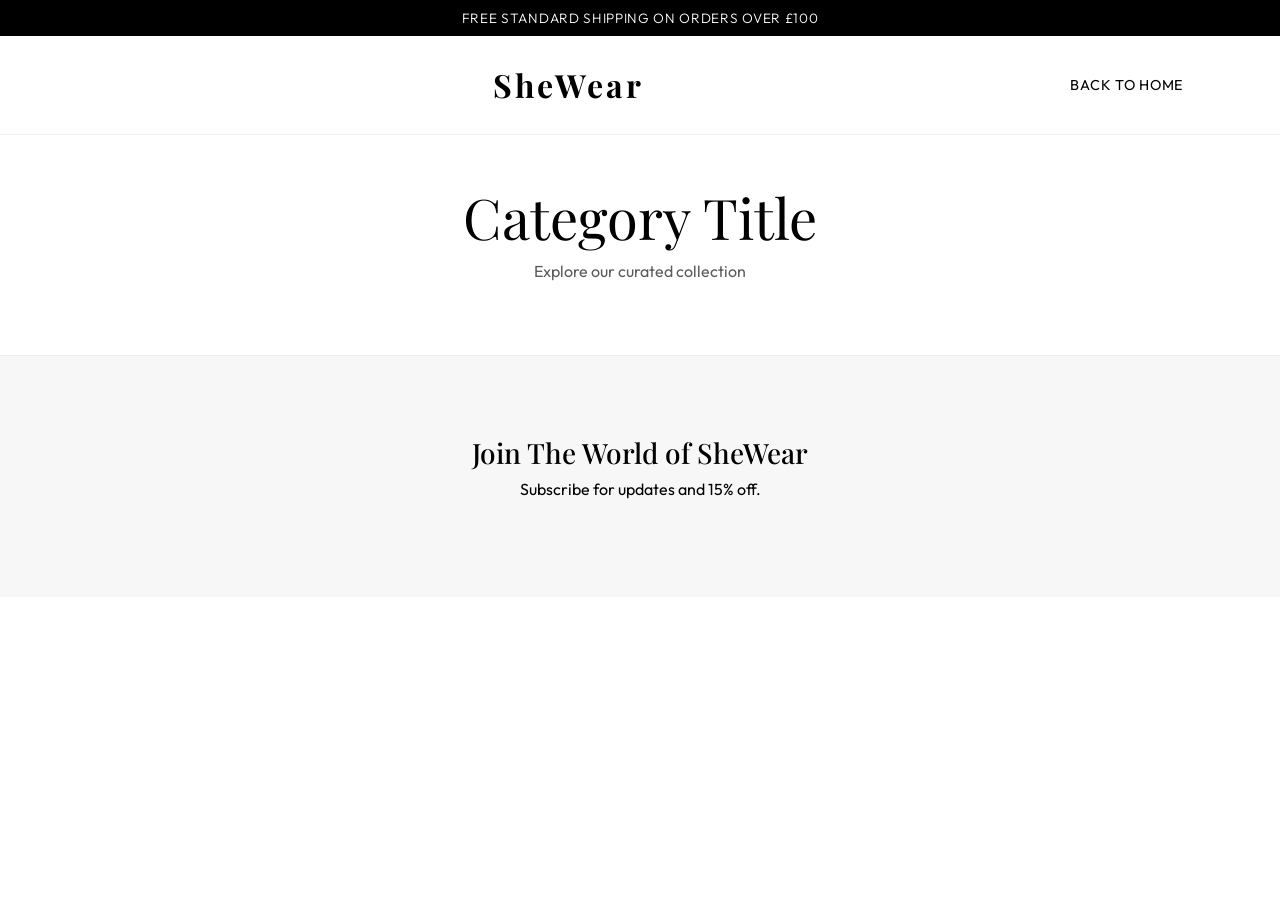
<file: category-template.html>
<!DOCTYPE html>
<html lang="en">

<head>
    <meta charset="UTF-8">
    <meta name="viewport" content="width=device-width, initial-scale=1.0">
    <title>Category Name | SheWear</title>
    <!-- Bootstrap CSS -->
    <link href="https://cdn.jsdelivr.net/npm/bootstrap@5.3.0/dist/css/bootstrap.min.css" rel="stylesheet">
    <link rel="stylesheet" href="https://cdnjs.cloudflare.com/ajax/libs/font-awesome/6.4.0/css/all.min.css">
    <link rel="stylesheet" href="style.css">
</head>

<body>
    <div class="announcement-bar"> FREE STANDARD SHIPPING ON ORDERS OVER £100 </div>

    <nav class="navbar navbar-expand-lg sticky-top">
        <div class="container">
            <a class="navbar-brand mx-auto" href="index.html">SheWear</a>
            <div class="nav-icons d-flex align-items-center">
                <a href="index.html" class="nav-link px-2">Back to Home</a>
            </div>
        </div>
    </nav>

    <header class="container my-5 text-center">
        <h1 class="display-4" id="cat-title">Category Title</h1>
        <p class="text-muted">Explore our curated collection</p>
    </header>

    <section class="container mb-5">
        <div class="row g-4" id="category-gallery">
        </div>
    </section>

    <footer class="newsletter-section text-center">
        <div class="container">
            <h3>Join The World of SheWear</h3>
            <p>Subscribe for updates and 15% off.</p>
        </div>
    </footer>

    <script src="https://cdn.jsdelivr.net/npm/bootstrap@5.3.0/dist/js/bootstrap.bundle.min.js"></script>
</body>

</html>
</file>
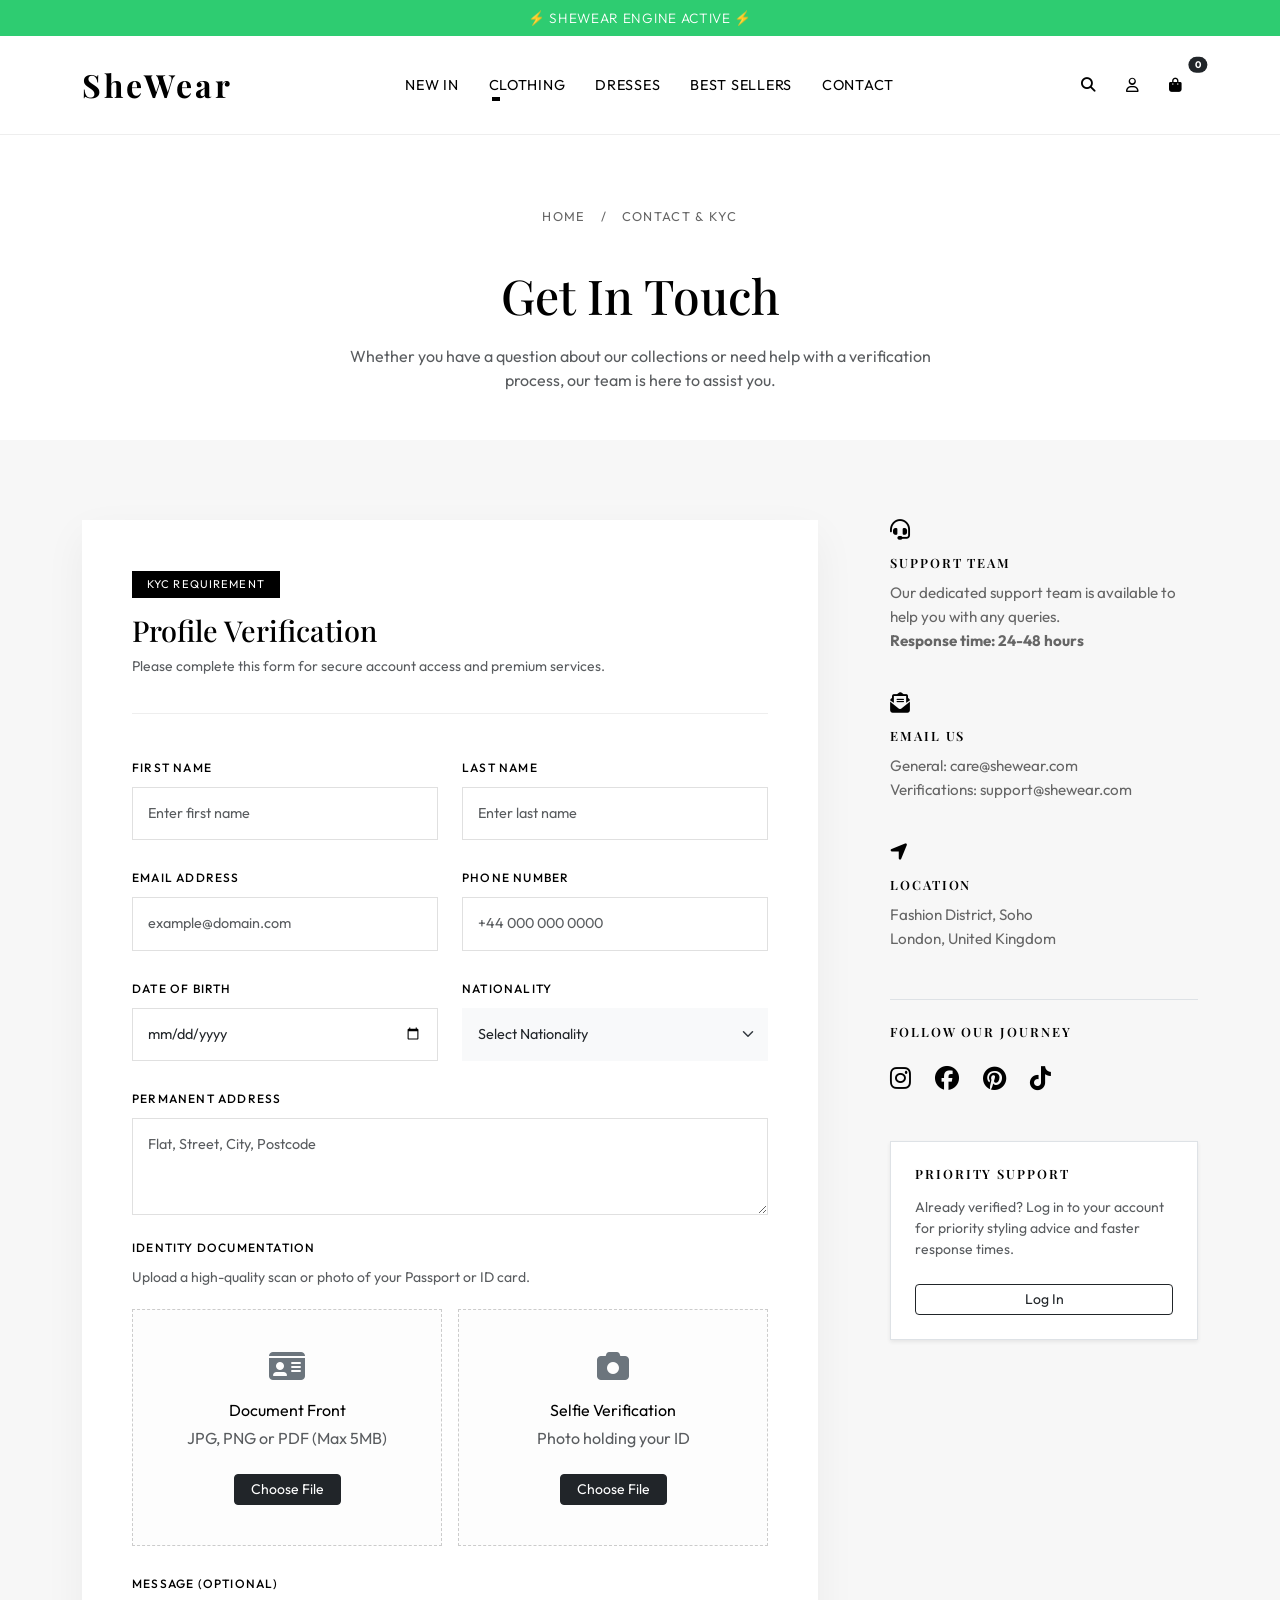
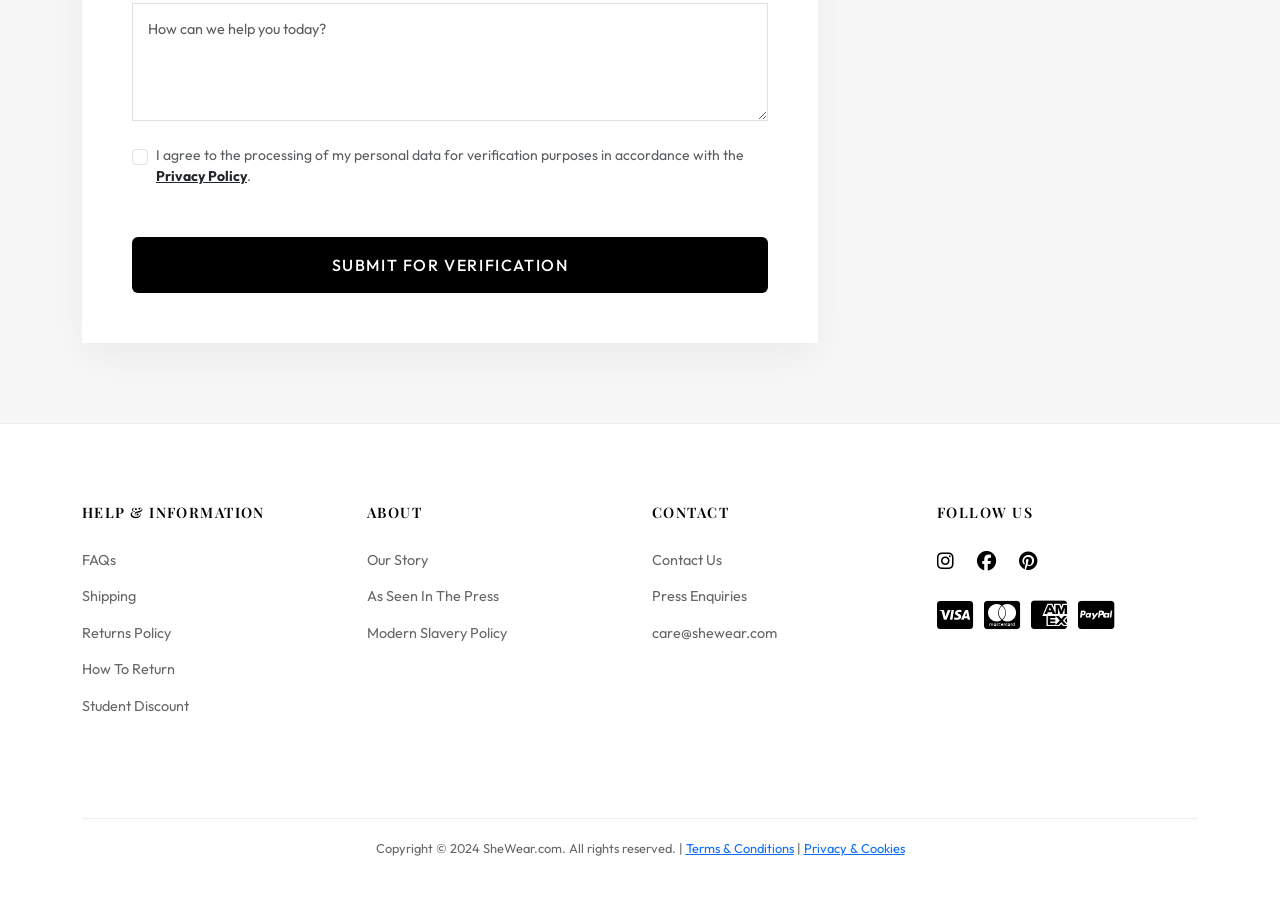
<file: contact.html>
<!DOCTYPE html>
<html lang="en">

<head>
    <meta charset="UTF-8">
    <meta name="viewport" content="width=device-width, initial-scale=1.0">
    <title>Contact & KYC | SheWear</title>
    <!-- Bootstrap CSS -->
    <link href="https://cdn.jsdelivr.net/npm/bootstrap@5.3.0/dist/css/bootstrap.min.css" rel="stylesheet">
    <!-- Font Awesome for Icons -->
    <link rel="stylesheet" href="https://cdnjs.cloudflare.com/ajax/libs/font-awesome/6.4.0/css/all.min.css">
    <!-- Custom CSS -->
    <link rel="stylesheet" href="style.css">
    <style>
        .kyc-section {
            padding: 80px 0;
            background-color: var(--accent-color);
        }

        .contact-card {
            border: none;
            box-shadow: 0 15px 40px rgba(0, 0, 0, 0.05);
            padding: 50px;
            background: white;
            border-radius: 0;
        }

        .section-title {
            font-family: 'Playfair Display', serif;
            font-size: 3rem;
            margin-bottom: 20px;
            text-align: center;
        }

        .form-label {
            font-weight: 500;
            text-transform: uppercase;
            font-size: 0.75rem;
            letter-spacing: 0.1em;
            color: var(--primary-color);
            margin-bottom: 10px;
        }

        .form-control {
            border-radius: 0;
            border: 1px solid #e0e0e0;
            padding: 15px;
            font-size: 0.9rem;
            transition: var(--transition-smooth);
        }

        .form-control:focus {
            border-color: var(--primary-color);
            box-shadow: none;
            background-color: #fafafa;
        }

        .kyc-upload-box {
            border: 1px dashed #ccc;
            padding: 40px 20px;
            text-align: center;
            cursor: pointer;
            transition: var(--transition-smooth);
            background: #fdfdfd;
            margin-top: 5px;
        }

        .kyc-upload-box:hover {
            border-color: var(--primary-color);
            background: #f8f8f8;
        }

        .contact-info-item {
            margin-bottom: 40px;
        }

        .contact-info-item i {
            font-size: 1.25rem;
            margin-bottom: 15px;
            display: block;
            color: var(--primary-color);
        }

        .contact-info-title {
            font-weight: 600;
            text-transform: uppercase;
            font-size: 0.8rem;
            letter-spacing: 0.15em;
            margin-bottom: 10px;
        }

        .contact-info-text {
            color: var(--text-muted);
            font-size: 0.95rem;
            line-height: 1.6;
        }

        .kyc-header {
            border-bottom: 1px solid #eee;
            margin-bottom: 40px;
            padding-bottom: 20px;
        }

        .kyc-badge {
            display: inline-block;
            padding: 5px 15px;
            background: #000;
            color: #fff;
            font-size: 0.7rem;
            text-transform: uppercase;
            letter-spacing: 0.1em;
            margin-bottom: 15px;
        }

        .breadcrumb-luxury {
            display: flex;
            justify-content: center;
            list-style: none;
            padding: 0;
            margin-bottom: 40px;
        }

        .breadcrumb-luxury li {
            font-size: 0.8rem;
            text-transform: uppercase;
            letter-spacing: 0.1em;
            color: var(--text-muted);
        }

        .breadcrumb-luxury li::after {
            content: '/';
            margin: 0 15px;
        }

        .breadcrumb-luxury li:last-child::after {
            display: none;
        }

        .breadcrumb-luxury li a {
            color: var(--text-muted);
            text-decoration: none;
            transition: var(--transition-smooth);
        }

        .breadcrumb-luxury li a:hover {
            color: var(--primary-color);
        }
    </style>
</head>

<body>

    <!-- Announcement Bar -->
    <div class="announcement-bar">
        FREE STANDARD SHIPPING ON ORDERS OVER £100
    </div>

    <!-- Navigation -->
    <nav class="navbar navbar-expand-lg sticky-top">
        <div class="container">
            <button class="navbar-toggler" type="button" data-bs-toggle="collapse" data-bs-target="#navbarNav">
                <span class="navbar-toggler-icon"></span>
            </button>

            <a class="navbar-brand mx-auto" href="index.html">SheWear</a>

            <div class="collapse navbar-collapse justify-content-center" id="navbarNav">
                <ul class="navbar-nav">
                    <li class="nav-item"><a class="nav-link" href="#">New In</a></li>
                    <li class="nav-item dropdown">
                        <a class="nav-link dropdown-toggle" href="#" role="button"
                            data-bs-toggle="dropdown">Clothing</a>
                        <ul class="dropdown-menu border-0 shadow-sm p-3">
                            <li><a class="dropdown-item" href="dresses.html">Dresses</a></li>
                            <li><a class="dropdown-item" href="tops.html">Tops</a></li>
                            <li><a class="dropdown-item" href="skirts.html">Skirts</a></li>
                            <li><a class="dropdown-item" href="trousers.html">Trousers</a></li>
                            <li><a class="dropdown-item" href="knitwear.html">Knitwear</a></li>
                        </ul>
                    </li>
                    <li class="nav-item"><a class="nav-link" href="dresses.html">Dresses</a></li>
                    <li class="nav-item"><a class="nav-link" href="#">Best Sellers</a></li>
                    <li class="nav-item"><a class="nav-link active" href="contact.html">Contact</a></li>
                </ul>
            </div>

            <div class="nav-icons d-flex align-items-center">
                <a href="#" class="nav-link px-2"><i class="fa-solid fa-magnifying-glass"></i></a>
                <a href="#" class="nav-link px-2"><i class="fa-regular fa-user"></i></a>
                <a href="#" class="nav-link px-2 position-relative">
                    <i class="fa-solid fa-bag-shopping"></i>
                    <span class="position-absolute top-0 start-100 translate-middle badge rounded-pill bg-dark"
                        style="font-size: 0.6rem;">0</span>
                </a>
            </div>
        </div>
    </nav>

    <!-- Page Header -->
    <section class="container mt-5 pt-4">
        <ul class="breadcrumb-luxury">
            <li><a href="index.html">Home</a></li>
            <li>Contact & KYC</li>
        </ul>
        <h1 class="section-title">Get In Touch</h1>
        <p class="text-center text-muted mb-5 mx-auto" style="max-width: 600px;">Whether you have a question about our
            collections or need help with a verification process, our team is here to assist you.</p>
    </section>

    <!-- Main Content Section -->
    <section class="kyc-section">
        <div class="container">
            <div class="row">
                <!-- Form Column -->
                <div class="col-12 col-lg-8">
                    <div class="contact-card">
                        <div class="kyc-header">
                            <span class="kyc-badge">KYC Requirement</span>
                            <h2 style="font-family: 'Playfair Display', serif; font-size: 1.8rem;">Profile Verification
                            </h2>
                            <p class="text-muted small">Please complete this form for secure account access and premium
                                services.</p>
                        </div>

                        <form>
                            <div class="row g-4">
                                <!-- Contact Info -->
                                <div class="col-12 col-md-6">
                                    <label class="form-label-luxury">First Name</label>
                                    <input type="text" class="form-control form-luxury" placeholder="Enter first name"
                                        required>
                                </div>
                                <div class="col-12 col-md-6">
                                    <label class="form-label-luxury">Last Name</label>
                                    <input type="text" class="form-control form-luxury" placeholder="Enter last name"
                                        required>
                                </div>
                                <div class="col-12 col-md-6">
                                    <label class="form-label-luxury">Email Address</label>
                                    <input type="email" class="form-control form-luxury"
                                        placeholder="example@domain.com" required>
                                </div>
                                <div class="col-12 col-md-6">
                                    <label class="form-label-luxury">Phone Number</label>
                                    <input type="tel" class="form-control form-luxury" placeholder="+44 000 000 0000"
                                        required>
                                </div>

                                <!-- KYC Specifics -->
                                <div class="col-12 col-md-6">
                                    <label class="form-label-luxury">Date of Birth</label>
                                    <input type="date" class="form-control form-luxury" required>
                                </div>
                                <div class="col-12 col-md-6">
                                    <label class="form-label-luxury">Nationality</label>
                                    <select class="form-select border-0 bg-light p-3"
                                        style="border-radius: 0; font-size: 0.9rem;">
                                        <option selected>Select Nationality</option>
                                        <option>British</option>
                                        <option>American</option>
                                        <option>European</option>
                                        <option>Other</option>
                                    </select>
                                </div>

                                <div class="col-12">
                                    <label class="form-label-luxury">Permanent Address</label>
                                    <textarea class="form-control form-luxury" rows="3"
                                        placeholder="Flat, Street, City, Postcode" required></textarea>
                                </div>

                                <!-- Document Upload -->
                                <div class="col-12 mt-4">
                                    <label class="form-label-luxury d-block">Identity Documentation</label>
                                    <p class="text-muted small mb-3">Upload a high-quality scan or photo of your
                                        Passport or ID card.</p>

                                    <div class="row g-3">
                                        <div class="col-12 col-md-6">
                                            <div class="kyc-upload-box">
                                                <i class="fa-solid fa-id-card fa-2x mb-3 text-secondary"></i>
                                                <p class="mb-1 fw-500">Document Front</p>
                                                <p class="text-muted smallest">JPG, PNG or PDF (Max 5MB)</p>
                                                <input type="file" hidden id="idFront">
                                                <button type="button" class="btn btn-dark btn-sm mt-2 px-3"
                                                    onclick="document.getElementById('idFront').click()">Choose
                                                    File</button>
                                            </div>
                                        </div>
                                        <div class="col-12 col-md-6">
                                            <div class="kyc-upload-box">
                                                <i class="fa-solid fa-camera fa-2x mb-3 text-secondary"></i>
                                                <p class="mb-1 fw-500">Selfie Verification</p>
                                                <p class="text-muted smallest">Photo holding your ID</p>
                                                <input type="file" hidden id="idSelfie">
                                                <button type="button" class="btn btn-dark btn-sm mt-2 px-3"
                                                    onclick="document.getElementById('idSelfie').click()">Choose
                                                    File</button>
                                            </div>
                                        </div>
                                    </div>
                                </div>

                                <div class="col-12">
                                    <label class="form-label-luxury">Message (Optional)</label>
                                    <textarea class="form-control form-luxury" rows="4"
                                        placeholder="How can we help you today?"></textarea>
                                </div>

                                <div class="col-12">
                                    <div class="form-check">
                                        <input class="form-check-input" type="checkbox" id="termsCheck" required>
                                        <label class="form-check-label small text-muted" for="termsCheck">
                                            I agree to the processing of my personal data for verification purposes in
                                            accordance with the <a href="#" class="text-dark fw-bold">Privacy
                                                Policy</a>.
                                        </label>
                                    </div>
                                </div>

                                <div class="col-12 text-center mt-5">
                                    <button type="submit" class="btn btn-luxury w-100 py-3">Submit for
                                        Verification</button>
                                </div>
                            </div>
                        </form>
                    </div>
                </div>

                <!-- Info Column -->
                <div class="col-12 col-lg-4 mt-5 mt-lg-0">
                    <div class="ps-lg-5">
                        <div class="contact-info-item">
                            <i class="fa-solid fa-headset"></i>
                            <h4 class="contact-info-title">Support Team</h4>
                            <p class="contact-info-text">Our dedicated support team is available to help you with any
                                queries.<br><strong>Response time: 24-48 hours</strong></p>
                        </div>

                        <div class="contact-info-item">
                            <i class="fa-solid fa-envelope-open-text"></i>
                            <h4 class="contact-info-title">Email Us</h4>
                            <p class="contact-info-text">General: care@shewear.com<br>Verifications:
                                support@shewear.com</p>
                        </div>

                        <div class="contact-info-item">
                            <i class="fa-solid fa-location-arrow"></i>
                            <h4 class="contact-info-title">Location</h4>
                            <p class="contact-info-text">Fashion District, Soho<br>London, United Kingdom</p>
                        </div>

                        <div class="mt-5 pt-4 border-top">
                            <h4 class="contact-info-title mb-4">Follow Our Journey</h4>
                            <div class="social-links d-flex">
                                <a href="#" class="me-4"><i class="fa-brands fa-instagram fa-lg"></i></a>
                                <a href="#" class="me-4"><i class="fa-brands fa-facebook fa-lg"></i></a>
                                <a href="#" class="me-4"><i class="fa-brands fa-pinterest fa-lg"></i></a>
                                <a href="#"><i class="fa-brands fa-tiktok fa-lg"></i></a>
                            </div>
                        </div>

                        <div class="mt-5 p-4 bg-white shadow-sm border">
                            <h4 class="contact-info-title mb-3">Priority Support</h4>
                            <p class="small text-muted">Already verified? Log in to your account for priority styling
                                advice and faster response times.</p>
                            <a href="#" class="btn btn-outline-dark btn-sm w-100 mt-2">Log In</a>
                        </div>
                    </div>
                </div>
            </div>
        </div>
    </section>

    <!-- Footer -->
    <footer>
        <div class="container">
            <div class="row">
                <div class="col-12 col-md-6 col-lg-3 mb-4">
                    <h4 class="footer-heading">Help & Information</h4>
                    <ul class="footer-links">
                        <li><a href="#">FAQs</a></li>
                        <li><a href="#">Shipping</a></li>
                        <li><a href="#">Returns Policy</a></li>
                        <li><a href="#">How To Return</a></li>
                        <li><a href="#">Student Discount</a></li>
                    </ul>
                </div>
                <div class="col-12 col-md-6 col-lg-3 mb-4">
                    <h4 class="footer-heading">About</h4>
                    <ul class="footer-links">
                        <li><a href="#">Our Story</a></li>
                        <li><a href="#">As Seen In The Press</a></li>
                        <li><a href="#">Modern Slavery Policy</a></li>
                    </ul>
                </div>
                <div class="col-12 col-md-6 col-lg-3 mb-4">
                    <h4 class="footer-heading">Contact</h4>
                    <ul class="footer-links">
                        <li><a href="contact.html">Contact Us</a></li>
                        <li><a href="#">Press Enquiries</a></li>
                        <li><a href="mailto:care@shewear.com">care@shewear.com</a></li>
                    </ul>
                </div>
                <div class="col-12 col-md-6 col-lg-3 mb-4 text-center text-md-start">
                    <h4 class="footer-heading">Follow Us</h4>
                    <div class="social-links align-items-center">
                        <a href="#"><i class="fa-brands fa-instagram"></i></a>
                        <a href="#"><i class="fa-brands fa-facebook"></i></a>
                        <a href="#"><i class="fa-brands fa-pinterest"></i></a>
                    </div>
                    <div class="mt-4">
                        <i class="fa-brands fa-cc-visa fa-2x me-2"></i>
                        <i class="fa-brands fa-cc-mastercard fa-2x me-2"></i>
                        <i class="fa-brands fa-cc-amex fa-2x me-2"></i>
                        <i class="fa-brands fa-cc-paypal fa-2x"></i>
                    </div>
                </div>
            </div>
            <div class="copyright text-center">
                <p>Copyright © 2024 SheWear.com. All rights reserved. | <a href="#">Terms & Conditions</a> | <a
                        href="#">Privacy & Cookies</a></p>
            </div>
        </div>
    </footer>

    <!-- Bootstrap JS -->
    <script src="https://cdn.jsdelivr.net/npm/bootstrap@5.3.0/dist/js/bootstrap.bundle.min.js"></script>
    <script src="navigation.js"></script>
</body>

</html>
</file>
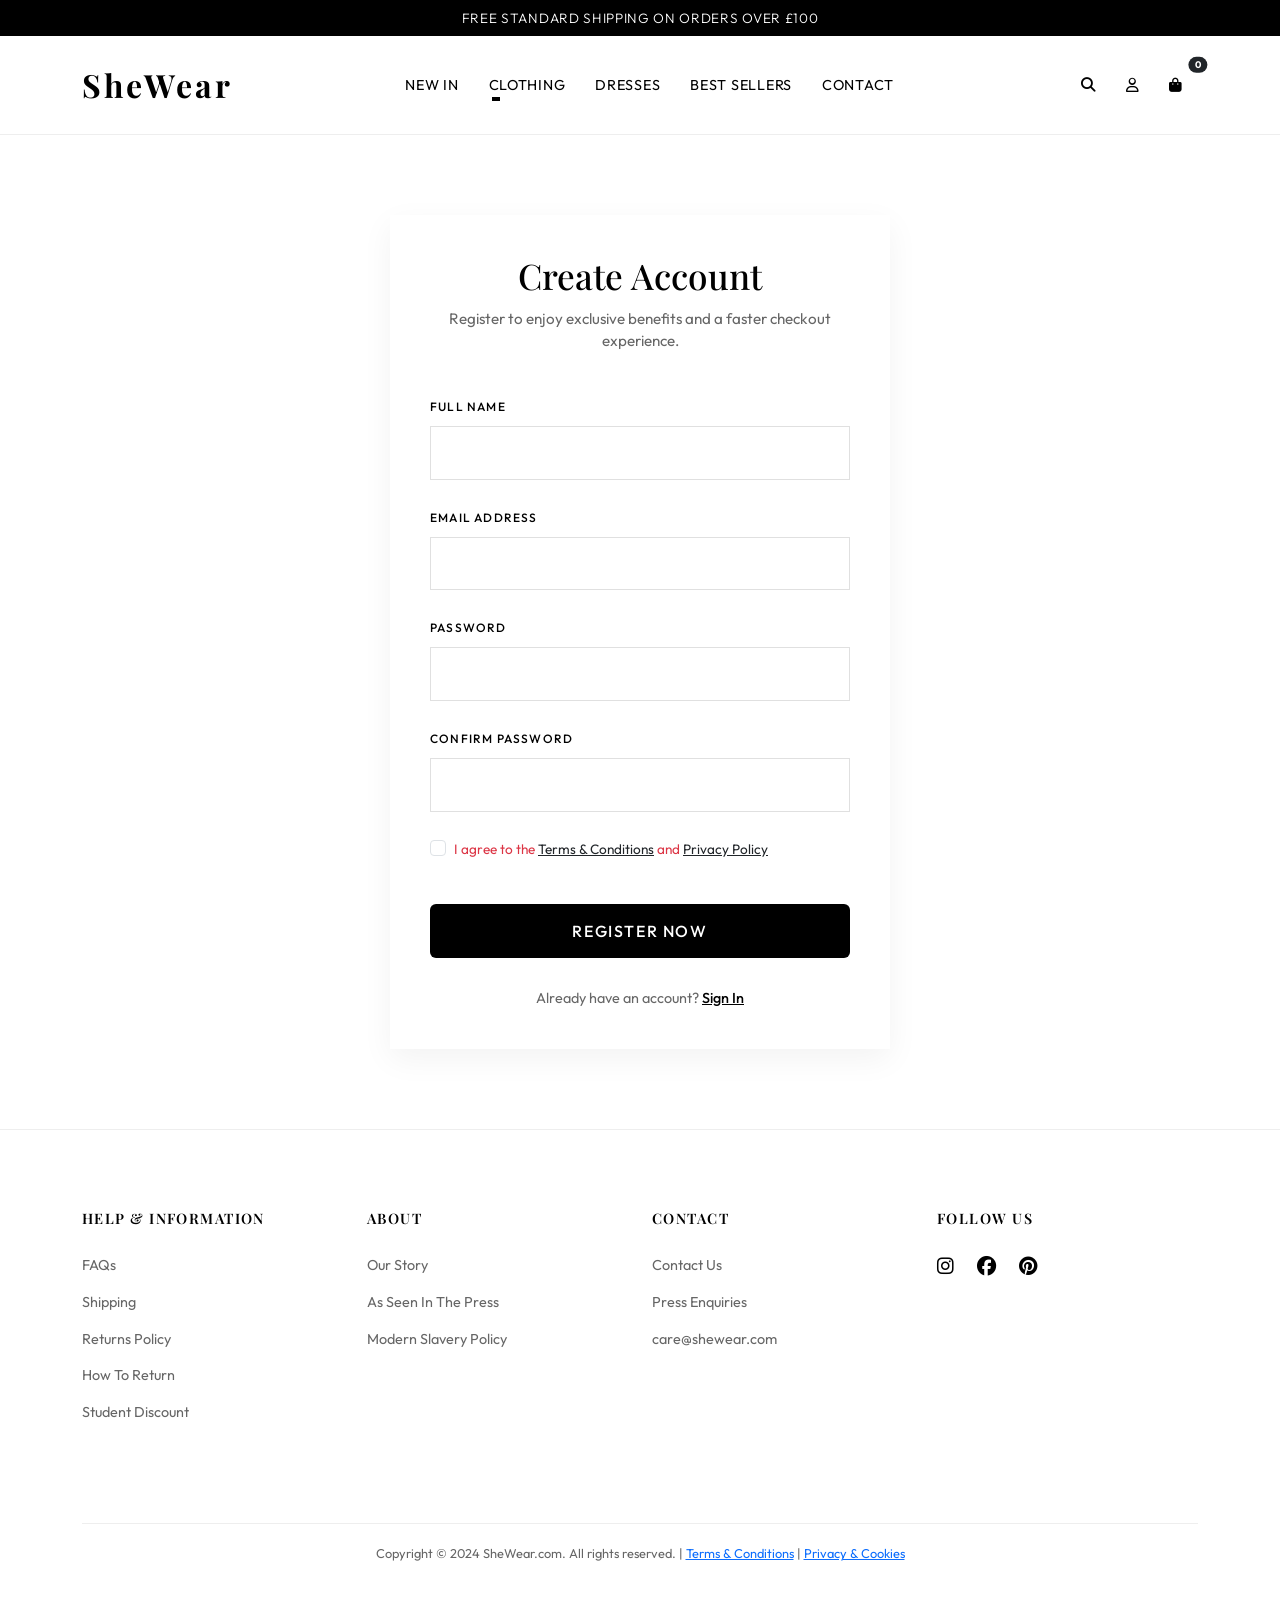
<file: register.html>
<!DOCTYPE html>
<html lang="en">

<head>
    <meta charset="UTF-8">
    <meta name="viewport" content="width=device-width, initial-scale=1.0">
    <title>Register | SheWear</title>
    <meta name="description"
        content="Join the SheWear community. Create an account for a faster checkout and exclusive offers.">
    <link href="https://cdn.jsdelivr.net/npm/bootstrap@5.3.0/dist/css/bootstrap.min.css" rel="stylesheet">
    <link rel="stylesheet" href="https://cdnjs.cloudflare.com/ajax/libs/font-awesome/6.4.0/css/all.min.css">
    <link rel="stylesheet" href="style.css">
    <style>
        .register-container {
            max-width: 500px;
            margin: 80px auto;
            padding: 40px;
            background: #fff;
            box-shadow: 0 10px 30px rgba(0, 0, 0, 0.05);
        }

        .auth-header {
            text-align: center;
            margin-bottom: 40px;
        }

        .auth-header h1 {
            font-size: 2.2rem;
            margin-bottom: 10px;
        }

        .auth-header p {
            color: var(--text-muted);
            font-size: 0.95rem;
        }


        .form-control:not(:placeholder-shown):valid {
            border-color: #198754;
            padding-right: calc(1.5em + 0.75rem);
            background-image: url("data:image/svg+xml,%3csvg xmlns='http://www.w3.org/2000/svg' viewBox='0 0 8 8'%3e%3cpath fill='%23198754' d='M2.3 6.73L.6 4.53c-.4-1.04.46-1.4 1.1-.8l1.1 1.4 3.4-3.8c.6-.63 1.6-.27 1.2.7l-4 4.6c-.43.5-.8.4-1.1.1z'/%3e%3c/svg%3e");
            background-repeat: no-repeat;
            background-position: right calc(0.375em + 0.1875rem) center;
            background-size: calc(0.75em + 0.375rem) calc(0.75em + 0.375rem);
        }

        .form-control:not(:placeholder-shown):invalid {
            border-color: #dc3545;
            padding-right: calc(1.5em + 0.75rem);
            background-image: url("data:image/svg+xml,%3csvg xmlns='http://www.w3.org/2000/svg' viewBox='0 0 12 12' width='12' height='12' fill='none' stroke='%23dc3545'%3e%3ccircle cx='6' cy='6' r='4.5'/%3e%3cpath stroke-linejoin='round' d='M5.8 3.6h.4L6 6.5z'/%3e%3ccircle cx='6' cy='8.2' r='.6' fill='%23dc3545' stroke='none'/%3e%3c/svg%3e");
            background-repeat: no-repeat;
            background-position: right calc(0.375em + 0.1875rem) center;
            background-size: calc(0.75em + 0.375rem) calc(0.75em + 0.375rem);
        }

        /* Feedback messages (hidden by default, shown based on validity) */
        .invalid-feedback-custom {
            display: none;
            width: 100%;
            margin-top: 0.25rem;
            font-size: 0.875em;
            color: #dc3545;
        }

        .form-control:not(:placeholder-shown):invalid~.invalid-feedback-custom {
            display: block;
        }

        .form-check-input:invalid~.form-check-label {
            color: #dc3545;
        }

        .btn-luxury-wide {
            width: 100%;
            margin-top: 20px;
        }

        .auth-footer {
            margin-top: 30px;
            text-align: center;
            font-size: 0.9rem;
            color: var(--text-muted);
        }

        .auth-footer a {
            color: var(--primary-color);
            text-decoration: underline;
            font-weight: 500;
        }
    </style>
</head>

<body>

    <!-- Announcement Bar -->
    <div class="announcement-bar">
        FREE STANDARD SHIPPING ON ORDERS OVER £100
    </div>

    <!-- Navigation -->
    <nav class="navbar navbar-expand-lg sticky-top">
        <div class="container">
            <button class="navbar-toggler" type="button" data-bs-toggle="collapse" data-bs-target="#navbarNav">
                <span class="navbar-toggler-icon"></span>
            </button>

            <a class="navbar-brand mx-auto" href="index.html">SheWear</a>

            <div class="collapse navbar-collapse justify-content-center" id="navbarNav">
                <ul class="navbar-nav">
                    <li class="nav-item"><a class="nav-link" href="#">New In</a></li>
                    <li class="nav-item dropdown">
                        <a class="nav-link dropdown-toggle" href="#" role="button"
                            data-bs-toggle="dropdown">Clothing</a>
                        <ul class="dropdown-menu border-0 shadow-sm p-3">
                            <li><a class="dropdown-item" href="dresses.html">Dresses</a></li>
                            <li><a class="dropdown-item" href="tops.html">Tops</a></li>
                            <li><a class="dropdown-item" href="skirts.html">Skirts</a></li>
                            <li><a class="dropdown-item" href="trousers.html">Trousers</a></li>
                            <li><a class="dropdown-item" href="knitwear.html">Knitwear</a></li>
                        </ul>
                    </li>
                    <li class="nav-item"><a class="nav-link" href="#">Dresses</a></li>
                    <li class="nav-item"><a class="nav-link" href="#">Best Sellers</a></li>
                    <li class="nav-item"><a class="nav-link" href="contact.html">Contact</a></li>
                </ul>
            </div>

            <div class="nav-icons d-flex align-items-center">
                <a href="#" class="nav-link px-2"><i class="fa-solid fa-magnifying-glass"></i></a>
                <a href="register.html" class="nav-link px-2 active"><i class="fa-regular fa-user"></i></a>
                <a href="#" class="nav-link px-2 position-relative">
                    <i class="fa-solid fa-bag-shopping"></i>
                    <span class="position-absolute top-0 start-100 translate-middle badge rounded-pill bg-dark"
                        style="font-size: 0.6rem;">0</span>
                </a>
            </div>
        </div>
    </nav>

    <main class="container">
        <div class="register-container">
            <div class="auth-header">
                <h1>Create Account</h1>
                <p>Register to enjoy exclusive benefits and a faster checkout experience.</p>
            </div>

            <form action="#" method="POST">
                <div class="mb-4">
                    <label for="fullName" class="form-label-luxury">Full Name</label>
                    <input type="text" class="form-control form-luxury" id="fullName" name="fullName" placeholder=" "
                        required minlength="3">
                    <div class="invalid-feedback-custom">Please enter your full name (minimum 3 characters).</div>
                </div>

                <div class="mb-4">
                    <label for="email" class="form-label-luxury">Email Address</label>
                    <input type="email" class="form-control form-luxury" id="email" name="email" placeholder=" "
                        required>
                    <div class="invalid-feedback-custom">Please enter a valid email address.</div>
                </div>

                <div class="mb-4">
                    <label for="password" class="form-label-luxury">Password</label>
                    <input type="password" class="form-control form-luxury" id="password" name="password"
                        placeholder=" " required minlength="8">
                    <div class="invalid-feedback-custom">Password must be at least 8 characters long.</div>
                </div>

                <div class="mb-4">
                    <label for="confirmPassword" class="form-label-luxury">Confirm Password</label>
                    <input type="password" class="form-control form-luxury" id="confirmPassword" name="confirmPassword"
                        placeholder=" " required>
                    <div class="invalid-feedback-custom">Please confirm your password.</div>
                </div>

                <div class="mb-4 form-check">
                    <input type="checkbox" class="form-check-input" id="terms" required>
                    <label class="form-check-label" for="terms" style="font-size: 0.85rem;">
                        I agree to the <a href="#" class="text-dark">Terms & Conditions</a> and <a href="#"
                            class="text-dark">Privacy Policy</a>
                    </label>
                </div>

                <button type="submit" class="btn btn-luxury btn-luxury-wide">Register Now</button>
            </form>

            <div class="auth-footer">
                Already have an account? <a href="#">Sign In</a>
            </div>
        </div>
    </main>

    <!-- Footer -->
    <footer>
        <div class="container">
            <div class="row">
                <div class="col-12 col-md-6 col-lg-3 mb-4">
                    <h4 class="footer-heading">Help & Information</h4>
                    <ul class="footer-links">
                        <li><a href="#">FAQs</a></li>
                        <li><a href="#">Shipping</a></li>
                        <li><a href="#">Returns Policy</a></li>
                        <li><a href="#">How To Return</a></li>
                        <li><a href="#">Student Discount</a></li>
                    </ul>
                </div>
                <div class="col-12 col-md-6 col-lg-3 mb-4">
                    <h4 class="footer-heading">About</h4>
                    <ul class="footer-links">
                        <li><a href="#">Our Story</a></li>
                        <li><a href="#">As Seen In The Press</a></li>
                        <li><a href="#">Modern Slavery Policy</a></li>
                    </ul>
                </div>
                <div class="col-12 col-md-6 col-lg-3 mb-4">
                    <h4 class="footer-heading">Contact</h4>
                    <ul class="footer-links">
                        <li><a href="contact.html">Contact Us</a></li>
                        <li><a href="#">Press Enquiries</a></li>
                        <li><a href="mailto:care@shewear.com">care@shewear.com</a></li>
                    </ul>
                </div>
                <div class="col-12 col-md-6 col-lg-3 mb-4 text-center text-md-start">
                    <h4 class="footer-heading">Follow Us</h4>
                    <div class="social-links align-items-center">
                        <a href="#"><i class="fa-brands fa-instagram"></i></a>
                        <a href="#"><i class="fa-brands fa-facebook"></i></a>
                        <a href="#"><i class="fa-brands fa-pinterest"></i></a>
                    </div>
                </div>
            </div>
            <div class="copyright text-center">
                <p>Copyright © 2024 SheWear.com. All rights reserved. | <a href="#">Terms & Conditions</a> | <a
                        href="#">Privacy & Cookies</a></p>
            </div>
        </div>
    </footer>

    <script src="https://cdn.jsdelivr.net/npm/bootstrap@5.3.0/dist/js/bootstrap.bundle.min.js"></script>
</body>

</html>
</file>
<file: style.css>
@import url('https://fonts.googleapis.com/css2?family=Outfit:wght@300;400;500;600&family=Playfair+Display:ital,wght@0,400;0,700;1,400&display=swap');

:root {
    --primary-color: #000000;
    --secondary-color: #ffffff;
    --accent-color: #f7f7f7;
    --text-muted: #666666;
    --transition-smooth: all 0.3s cubic-bezier(0.4, 0, 0.2, 1);
}

body {
    font-family: 'Outfit', sans-serif;
    color: var(--primary-color);
    background-color: var(--secondary-color);
    overflow-x: hidden;
}


h1,
h2,
h3,
h4,
.navbar-brand {
    font-family: 'Playfair Display', serif;
}

/* Announcement Bar */
.announcement-bar {
    background-color: var(--primary-color);
    color: var(--secondary-color);
    padding: 8px 0;
    text-align: center;
    font-size: 0.85rem;
    font-weight: 300;
    letter-spacing: 0.05em;
}

/* Navbar */
.navbar {
    border-bottom: 1px solid #eee;
    padding: 20px 0;
    background-color: rgba(255, 255, 255, 0.95);
    backdrop-filter: blur(10px);
}

/* CSS-only Dropdown on Hover (since no JS) */
.nav-item.dropdown:hover .dropdown-menu {
    display: block;
    opacity: 1;
    visibility: visible;
    transform: translateY(0);
}

.dropdown-menu {
    transition: all 0.3s ease;
    display: block;
    opacity: 0;
    visibility: hidden;
    transform: translateY(10px);
}

/* Navbar Toggle for Mobile (Simplified CSS-only) */
@media (max-width: 991px) {
    .navbar-collapse {
        display: none;
    }

    .navbar-collapse.show {
        display: block;
    }
}

.navbar-brand {
    font-size: 2rem;
    font-weight: 700;
    letter-spacing: 0.1em;
}

.nav-link {
    font-weight: 400;
    text-transform: uppercase;
    font-size: 0.9rem;
    letter-spacing: 0.05em;
    padding: 10px 15px !important;
    color: var(--primary-color) !important;
    position: relative;
    transition: var(--transition-smooth);
}

.nav-link::after {
    content: '';
    position: absolute;
    width: 0;
    height: 1px;
    bottom: 5px;
    left: 15px;
    background-color: var(--primary-color);
    transition: var(--transition-smooth);
}

.nav-link:hover::after {
    width: calc(100% - 30px);
}

/* Hero Section */
.hero-section {
    position: relative;
    height: 80vh;
    min-height: 500px;
    display: flex;
    align-items: center;
    overflow: hidden;
}

.hero-overlay {
    position: absolute;
    top: 50%;
    left: 10%;
    transform: translateY(-50%);
    z-index: 2;
    max-width: 500px;
    background-color: rgba(255, 255, 255, 0.9);
    padding: 40px;
}

.hero-title {
    font-size: 3.5rem;
    margin-bottom: 20px;
}

.hero-subtitle {
    font-size: 1.1rem;
    margin-bottom: 30px;
    color: var(--text-muted);
}

.btn-luxury {
    background-color: var(--primary-color);
    color: var(--secondary-color);
    border: none;
    padding: 15px 40px;
    text-transform: uppercase;
    letter-spacing: 0.1em;
    font-weight: 500;
    transition: var(--transition-smooth);
}

.btn-luxury:hover {
    background-color: #333;
    color: var(--secondary-color);
    transform: translateY(-3px);
}

/* Category Grid Section */
.category-grid-header {
    margin-bottom: 50px;
}

.category-card {
    position: relative;
    overflow: hidden;
    aspect-ratio: 2/3;
    cursor: pointer;
    transition: var(--transition-smooth);
}

.category-card img {
    width: 100%;
    height: 100%;
    object-fit: cover;
    transition: var(--transition-smooth);
}

.category-card:hover img {
    transform: scale(1.05);
}

.category-info-overlay {
    position: absolute;
    top: 0;
    left: 0;
    width: 100%;
    height: 100%;
    display: flex;
    align-items: center;
    justify-content: center;
    background: rgba(0, 0, 0, 0.1);
    /* Subtle darkening */
    transition: var(--transition-smooth);
}

.category-card:hover .category-info-overlay {
    background: rgba(0, 0, 0, 0.2);
}

.category-title-centered {
    color: white;
    font-size: 1.5rem;
    font-family: 'Playfair Display', serif;
    text-shadow: 0 2px 10px rgba(0, 0, 0, 0.3);
    margin: 0;
    pointer-events: none;
    font-weight: 600;
}

/* Gallery Filtering Animation */
.gallery-item {
    transition: all 0.4s ease;
}

.gallery-item.hide {
    display: none;
    opacity: 0;
    transform: scale(0.8);
}

.gallery-item.show {
    display: block;
    animation: fadeIn 0.4s ease forwards;
}

@keyframes fadeIn {
    from {
        opacity: 0;
        transform: scale(0.9);
    }

    to {
        opacity: 1;
        transform: scale(1);
    }
}


/* Product Card */
.product-card {
    border: none;
    transition: var(--transition-smooth);
    margin-bottom: 30px;
}

.product-image-wrapper {
    position: relative;
    overflow: hidden;
    aspect-ratio: 3/4;
}

.product-image-wrapper img {
    width: 100%;
    height: 100%;
    object-fit: cover;
    transition: var(--transition-smooth);
}

.product-card:hover .product-image-wrapper img {
    transform: scale(1.03);
}

.product-details {
    padding-top: 15px;
    text-align: center;
}

.product-name {
    font-size: 1rem;
    font-weight: 400;
    margin-bottom: 5px;
}

.product-price {
    font-weight: 600;
}

/* Newsletter Section */
.newsletter-section {
    background-color: var(--accent-color);
    padding: 80px 0;
    text-align: center;
}

.newsletter-title {
    font-size: 2.5rem;
    margin-bottom: 20px;
}

.newsletter-form {
    max-width: 500px;
    margin: 0 auto;
    display: flex;
}

.newsletter-form input {
    border-radius: 0;
    border: 1px solid #ccc;
    padding: 15px;
    flex-grow: 1;
}

.newsletter-form .btn {
    border-radius: 0;
    padding: 15px 30px;
}

/* Footer */
footer {
    padding: 80px 0 40px;
    border-top: 1px solid #eee;
}

.footer-heading {
    text-transform: uppercase;
    font-size: 0.9rem;
    font-weight: 600;
    margin-bottom: 25px;
    letter-spacing: 0.1em;
}

.footer-links {
    list-style: none;
    padding: 0;
}

.footer-links li {
    margin-bottom: 12px;
}

.footer-links a {
    color: var(--text-muted);
    text-decoration: none;
    font-size: 0.9rem;
    transition: var(--transition-smooth);
}

.footer-links a:hover {
    color: var(--primary-color);
    padding-left: 5px;
}

.social-links a {
    color: var(--primary-color);
    font-size: 1.2rem;
    margin-right: 20px;
}

.copyright {
    margin-top: 60px;
    padding-top: 20px;
    border-top: 1px solid #eee;
    color: var(--text-muted);
    font-size: 0.8rem;
}

/* Responsive */
@media (max-width: 768px) {
    .hero-title {
        font-size: 2.5rem;
    }

    .hero-overlay {
        left: 5%;
        right: 5%;
        padding: 20px;
    }
}

/* Gallery Filter Section */
.gallery-filter {
    background-color: var(--accent-color);
    padding: 30px 0;
    margin-bottom: 50px;
}

.btn-group-luxury .btn {
    border-radius: 0;
    border: 1px solid #ddd;
    background-color: white;
    color: var(--primary-color);
    padding: 10px 25px;
    font-size: 0.9rem;
    text-transform: uppercase;
    letter-spacing: 0.1em;
    transition: var(--transition-smooth);
}

.btn-group-luxury .btn:hover,
.btn-group-luxury .btn.active {
    background-color: var(--primary-color);
    color: var(--secondary-color);
    border-color: var(--primary-color);
}

/* Pagination Styles */
.pagination-luxury .page-link {
    border: none;
    color: var(--primary-color);
    padding: 10px 18px;
    margin: 0 5px;
    font-weight: 500;
    transition: var(--transition-smooth);
}

.pagination-luxury .page-item.active .page-link {
    background-color: var(--primary-color);
    color: var(--secondary-color);
    border-radius: 0;
}

.pagination-luxury .page-link:hover {
    background-color: #f0f0f0;
    color: var(--primary-color);
}

/* Form Controls */
.form-luxury {
    border-radius: 0;
    border: 1px solid #e0e0e0;
    padding: 15px;
    font-size: 0.9rem;
    transition: var(--transition-smooth);
}

.form-luxury:focus {
    border-color: var(--primary-color);
    box-shadow: none;
    background-color: #fafafa;
}

.form-label-luxury {
    font-weight: 500;
    text-transform: uppercase;
    font-size: 0.75rem;
    letter-spacing: 0.1em;
    color: var(--primary-color);
    margin-bottom: 10px;
}

.kyc-upload-box {
    border: 1px dashed #ccc;
    padding: 40px 20px;
    text-align: center;
    cursor: pointer;
    transition: var(--transition-smooth);
    background: #fdfdfd;
}

.kyc-upload-box:hover {
    border-color: var(--primary-color);
    background: #f8f8f8;
}
</file>
